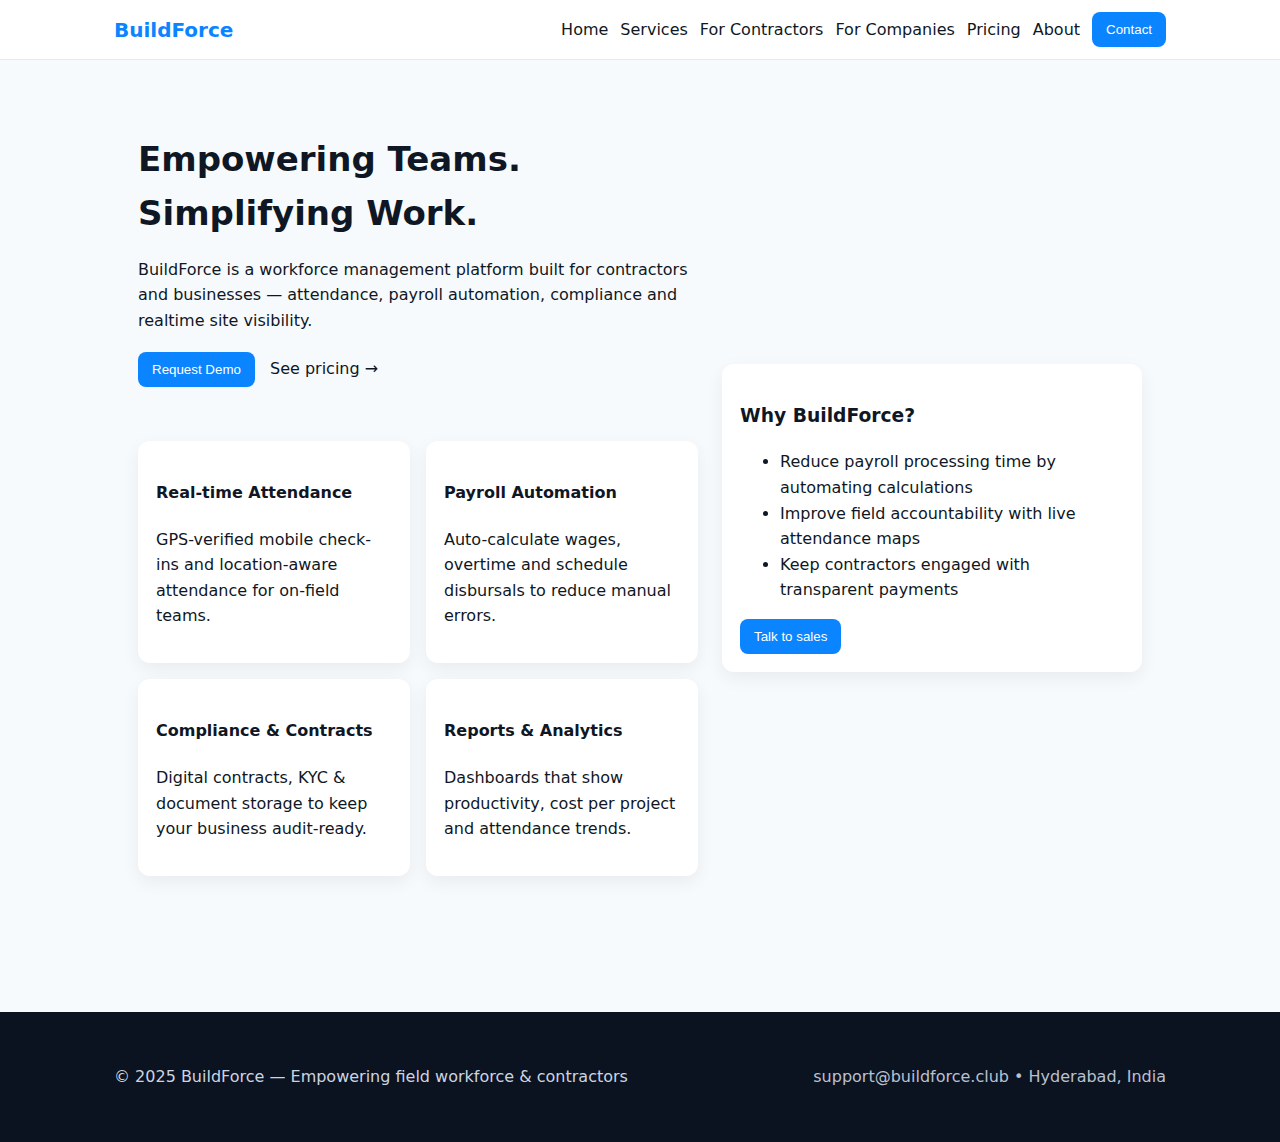
<file: index.html>
<!doctype html>
<html lang="en">
<head>
<meta charset="utf-8" />
<meta name="viewport" content="width=device-width,initial-scale=1" />
<title>Home - BuildForce</title>
<link rel="stylesheet" href="assets/style.css" />
</head>
<body>
<header class="header">
  <div class="container nav">
    <div class="brand">BuildForce</div>
    <nav class="navlinks">
      <a href="index.html">Home</a>
      <a href="services.html">Services</a>
      <a href="contractors.html">For Contractors</a>
      <a href="companies.html">For Companies</a>
      <a href="pricing.html">Pricing</a>
      <a href="about.html">About</a>
      <a href="contact.html"><button class="cta">Contact</button></a>
    </nav>
  </div>
</header>

<main class="container">

<section class="hero">
  <div>
    <h1>Empowering Teams. Simplifying Work.</h1>
    <p class="muted">BuildForce is a workforce management platform built for contractors and businesses — attendance, payroll automation, compliance and realtime site visibility.</p>
    <div style="margin-top:18px">
      <a href="contact.html"><button class="cta">Request Demo</button></a>
      <a href="pricing.html" style="margin-left:10px">See pricing →</a>
    </div>

    <div class="features section" style="margin-top:26px">
      <div class="card">
        <h4>Real-time Attendance</h4>
        <p class="muted">GPS-verified mobile check-ins and location-aware attendance for on-field teams.</p>
      </div>
      <div class="card">
        <h4>Payroll Automation</h4>
        <p class="muted">Auto-calculate wages, overtime and schedule disbursals to reduce manual errors.</p>
      </div>
      <div class="card">
        <h4>Compliance & Contracts</h4>
        <p class="muted">Digital contracts, KYC & document storage to keep your business audit-ready.</p>
      </div>
      <div class="card">
        <h4>Reports & Analytics</h4>
        <p class="muted">Dashboards that show productivity, cost per project and attendance trends.</p>
      </div>
    </div>
  </div>
  <div class="card">
    <h3>Why BuildForce?</h3>
    <ul>
      <li>Reduce payroll processing time by automating calculations</li>
      <li>Improve field accountability with live attendance maps</li>
      <li>Keep contractors engaged with transparent payments</li>
    </ul>
    <div style="margin-top:12px"><a href="contact.html"><button class="cta">Talk to sales</button></a></div>
  </div>
</section>

</main>

<footer class="footer">
  <div class="container">
    <div style="display:flex;justify-content:space-between;align-items:center;gap:12px;flex-wrap:wrap">
      <div>© 2025 BuildForce — Empowering field workforce & contractors</div>
      <div style="opacity:0.9">support@buildforce.club • Hyderabad, India</div>
    </div>
  </div>
</footer>
</body>
</html>
</file>
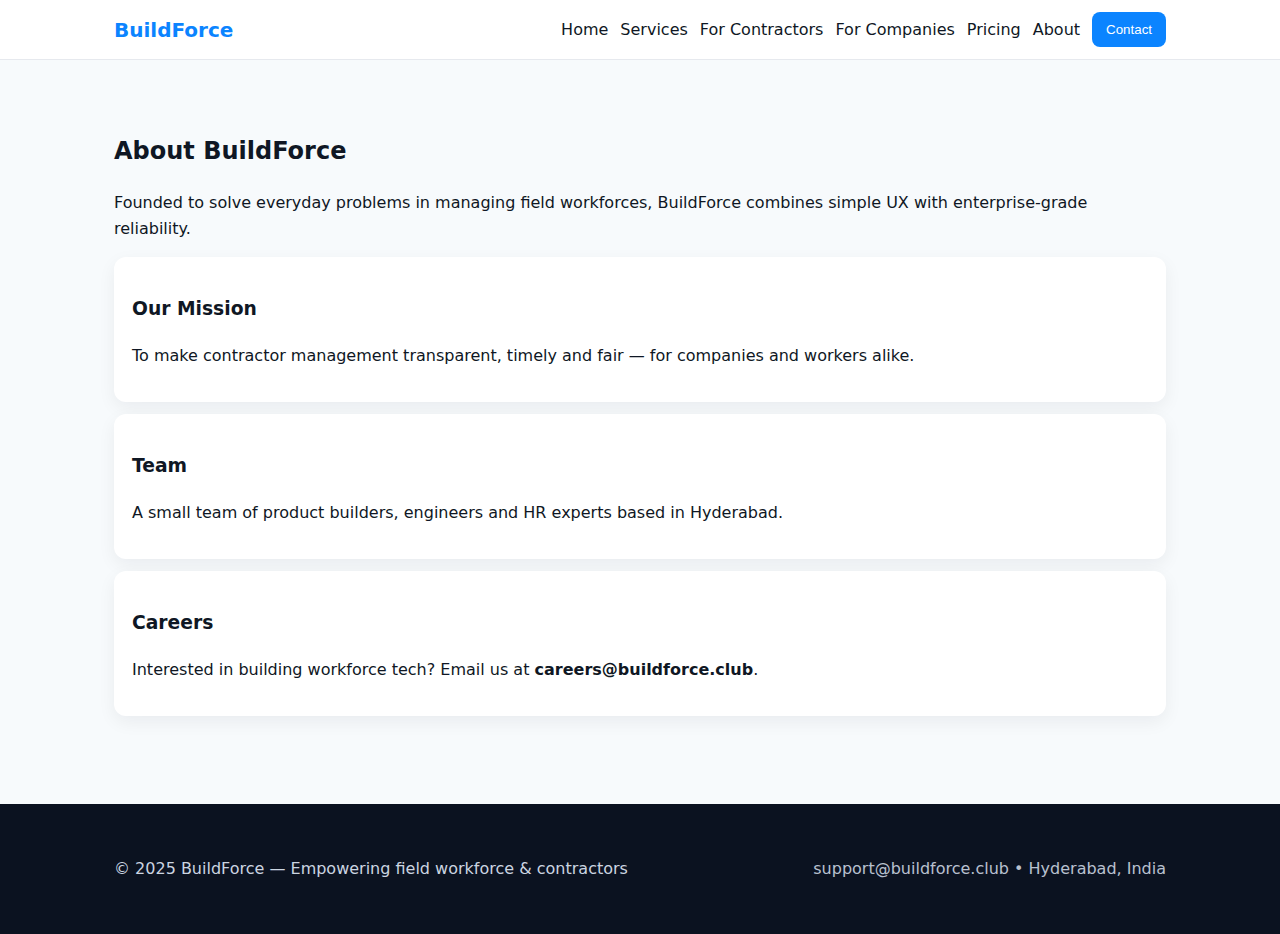
<file: about.html>
<!doctype html>
<html lang="en">
<head>
<meta charset="utf-8" />
<meta name="viewport" content="width=device-width,initial-scale=1" />
<title>About - BuildForce</title>
<link rel="stylesheet" href="assets/style.css" />
</head>
<body>
<header class="header">
  <div class="container nav">
    <div class="brand">BuildForce</div>
    <nav class="navlinks">
      <a href="index.html">Home</a>
      <a href="services.html">Services</a>
      <a href="contractors.html">For Contractors</a>
      <a href="companies.html">For Companies</a>
      <a href="pricing.html">Pricing</a>
      <a href="about.html">About</a>
      <a href="contact.html"><button class="cta">Contact</button></a>
    </nav>
  </div>
</header>

<main class="container">

<section class="section">
  <h2>About BuildForce</h2>
  <p class="muted">Founded to solve everyday problems in managing field workforces, BuildForce combines simple UX with enterprise-grade reliability.</p>

  <div class="grid" style="margin-top:16px">
    <div class="card">
      <h3>Our Mission</h3>
      <p>To make contractor management transparent, timely and fair — for companies and workers alike.</p>
    </div>
    <div class="card">
      <h3>Team</h3>
      <p>A small team of product builders, engineers and HR experts based in Hyderabad.</p>
    </div>
    <div class="card">
      <h3>Careers</h3>
      <p>Interested in building workforce tech? Email us at <strong>careers@buildforce.club</strong>.</p>
    </div>
  </div>
</section>

</main>

<footer class="footer">
  <div class="container">
    <div style="display:flex;justify-content:space-between;align-items:center;gap:12px;flex-wrap:wrap">
      <div>© 2025 BuildForce — Empowering field workforce & contractors</div>
      <div style="opacity:0.9">support@buildforce.club • Hyderabad, India</div>
    </div>
  </div>
</footer>
</body>
</html>
</file>
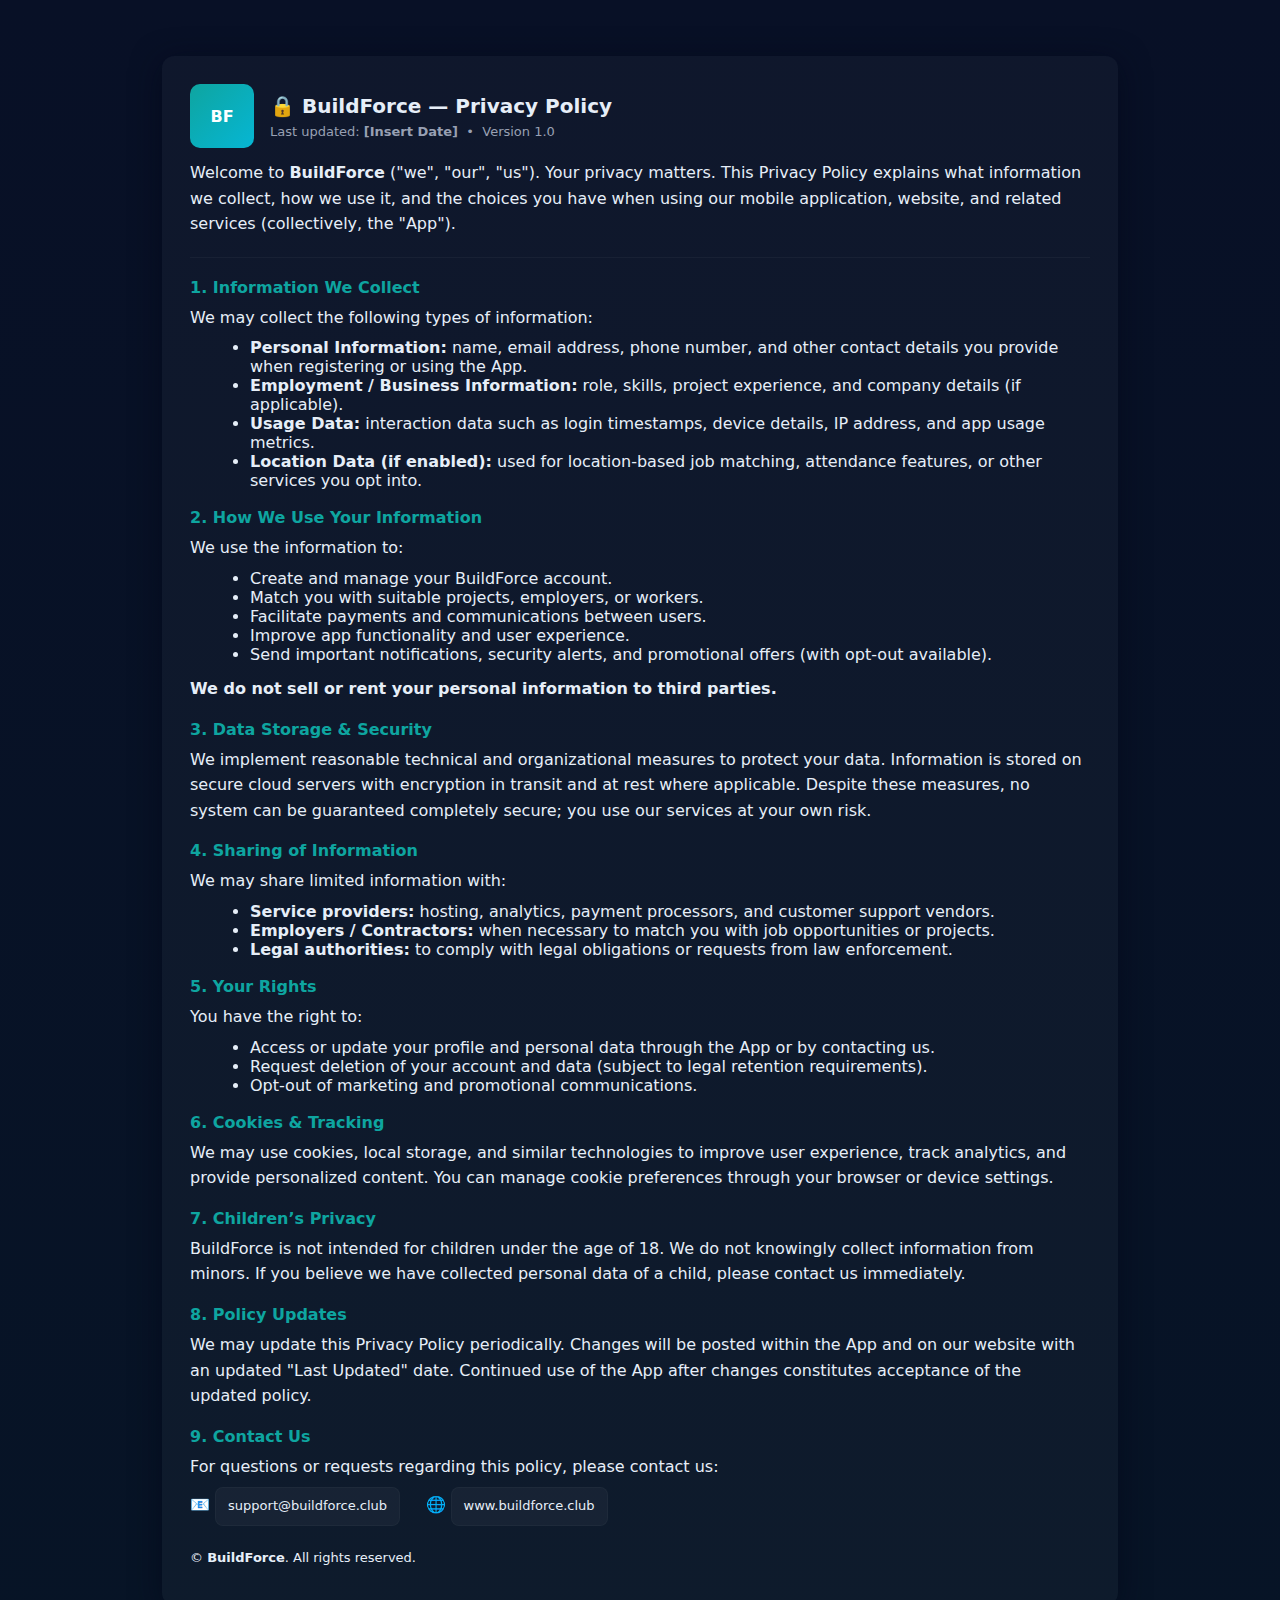
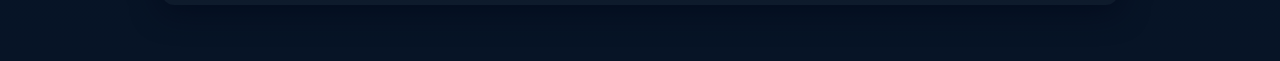
<file: buildforcepolicy.html>
<!doctype html>
<html lang="en">
<head>
  <meta charset="utf-8" />
  <meta name="viewport" content="width=device-width, initial-scale=1" />
  <title>BuildForce - Privacy Policy</title>
  <style>
    :root{--bg:#0f1724;--card:#0b1220;--text:#e6eef8;--muted:#98a0b3;--accent:#0ea5a0}
    body{font-family:Inter,Segoe UI,Roboto,system-ui,Arial,sans-serif;background:linear-gradient(180deg,#081026 0%, #071426 100%);color:var(--text);margin:0;padding:24px}
    .container{max-width:900px;margin:32px auto;background:rgba(255,255,255,0.03);border-radius:12px;padding:28px;box-shadow:0 6px 30px rgba(2,6,23,0.6)}
    header{display:flex;align-items:center;gap:16px;margin-bottom:12px}
    .logo{width:64px;height:64px;border-radius:10px;background:linear-gradient(135deg,#0ea5a0,#06b6d4);display:flex;align-items:center;justify-content:center;font-weight:700;color:white}
    h1{margin:0;font-size:20px}
    .meta{color:var(--muted);font-size:13px;margin-top:6px}
    hr{border:0;border-top:1px solid rgba(255,255,255,0.04);margin:20px 0}
    h2{color:var(--accent);font-size:16px;margin:18px 0 8px}
    p{line-height:1.6;color:var(--text);margin:8px 0}
    ul{color:var(--text);margin:6px 0 12px 20px}
    footer{margin-top:22px;color:var(--muted);font-size:13px}
    .btn{display:inline-block;padding:8px 12px;border-radius:8px;background:rgba(255,255,255,0.04);border:1px solid rgba(255,255,255,0.03);text-decoration:none;color:var(--text);font-size:13px}
    @media (max-width:640px){.container{padding:18px;margin:16px}}
  </style>
</head>
<body>
  <main class="container" role="main">
    <header>
      <div class="logo">BF</div>
      <div>
        <h1>🔒 BuildForce — Privacy Policy</h1>
        <div class="meta">Last updated: <strong>[Insert Date]</strong> &nbsp;•&nbsp; Version 1.0</div>
      </div>
    </header>

    <p>Welcome to <strong>BuildForce</strong> ("we", "our", "us"). Your privacy matters. This Privacy Policy explains what information we collect, how we use it, and the choices you have when using our mobile application, website, and related services (collectively, the "App").</p>

    <hr />

    <h2>1. Information We Collect</h2>
    <p>We may collect the following types of information:</p>
    <ul>
      <li><strong>Personal Information:</strong> name, email address, phone number, and other contact details you provide when registering or using the App.</li>
      <li><strong>Employment / Business Information:</strong> role, skills, project experience, and company details (if applicable).</li>
      <li><strong>Usage Data:</strong> interaction data such as login timestamps, device details, IP address, and app usage metrics.</li>
      <li><strong>Location Data (if enabled):</strong> used for location-based job matching, attendance features, or other services you opt into.</li>
    </ul>

    <h2>2. How We Use Your Information</h2>
    <p>We use the information to:</p>
    <ul>
      <li>Create and manage your BuildForce account.</li>
      <li>Match you with suitable projects, employers, or workers.</li>
      <li>Facilitate payments and communications between users.</li>
      <li>Improve app functionality and user experience.</li>
      <li>Send important notifications, security alerts, and promotional offers (with opt-out available).</li>
    </ul>
    <p><strong>We do not sell or rent your personal information to third parties.</strong></p>

    <h2>3. Data Storage &amp; Security</h2>
    <p>We implement reasonable technical and organizational measures to protect your data. Information is stored on secure cloud servers with encryption in transit and at rest where applicable. Despite these measures, no system can be guaranteed completely secure; you use our services at your own risk.</p>

    <h2>4. Sharing of Information</h2>
    <p>We may share limited information with:</p>
    <ul>
      <li><strong>Service providers:</strong> hosting, analytics, payment processors, and customer support vendors.</li>
      <li><strong>Employers / Contractors:</strong> when necessary to match you with job opportunities or projects.</li>
      <li><strong>Legal authorities:</strong> to comply with legal obligations or requests from law enforcement.</li>
    </ul>

    <h2>5. Your Rights</h2>
    <p>You have the right to:</p>
    <ul>
      <li>Access or update your profile and personal data through the App or by contacting us.</li>
      <li>Request deletion of your account and data (subject to legal retention requirements).</li>
      <li>Opt-out of marketing and promotional communications.</li>
    </ul>

    <h2>6. Cookies &amp; Tracking</h2>
    <p>We may use cookies, local storage, and similar technologies to improve user experience, track analytics, and provide personalized content. You can manage cookie preferences through your browser or device settings.</p>

    <h2>7. Children’s Privacy</h2>
    <p>BuildForce is not intended for children under the age of 18. We do not knowingly collect information from minors. If you believe we have collected personal data of a child, please contact us immediately.</p>

    <h2>8. Policy Updates</h2>
    <p>We may update this Privacy Policy periodically. Changes will be posted within the App and on our website with an updated "Last Updated" date. Continued use of the App after changes constitutes acceptance of the updated policy.</p>

    <h2>9. Contact Us</h2>
    <p>For questions or requests regarding this policy, please contact us:</p>
    <p>📧 <a href="mailto:support@buildforce.club" class="btn">support@buildforce.club</a> &nbsp; &nbsp; 🌐 <a href="https://www.buildforce.club" class="btn">www.buildforce.club</a></p>

    <footer>
      <p>© <strong>BuildForce</strong>. All rights reserved.</p>
    </footer>
  </main>
</body>
</html>
</file>
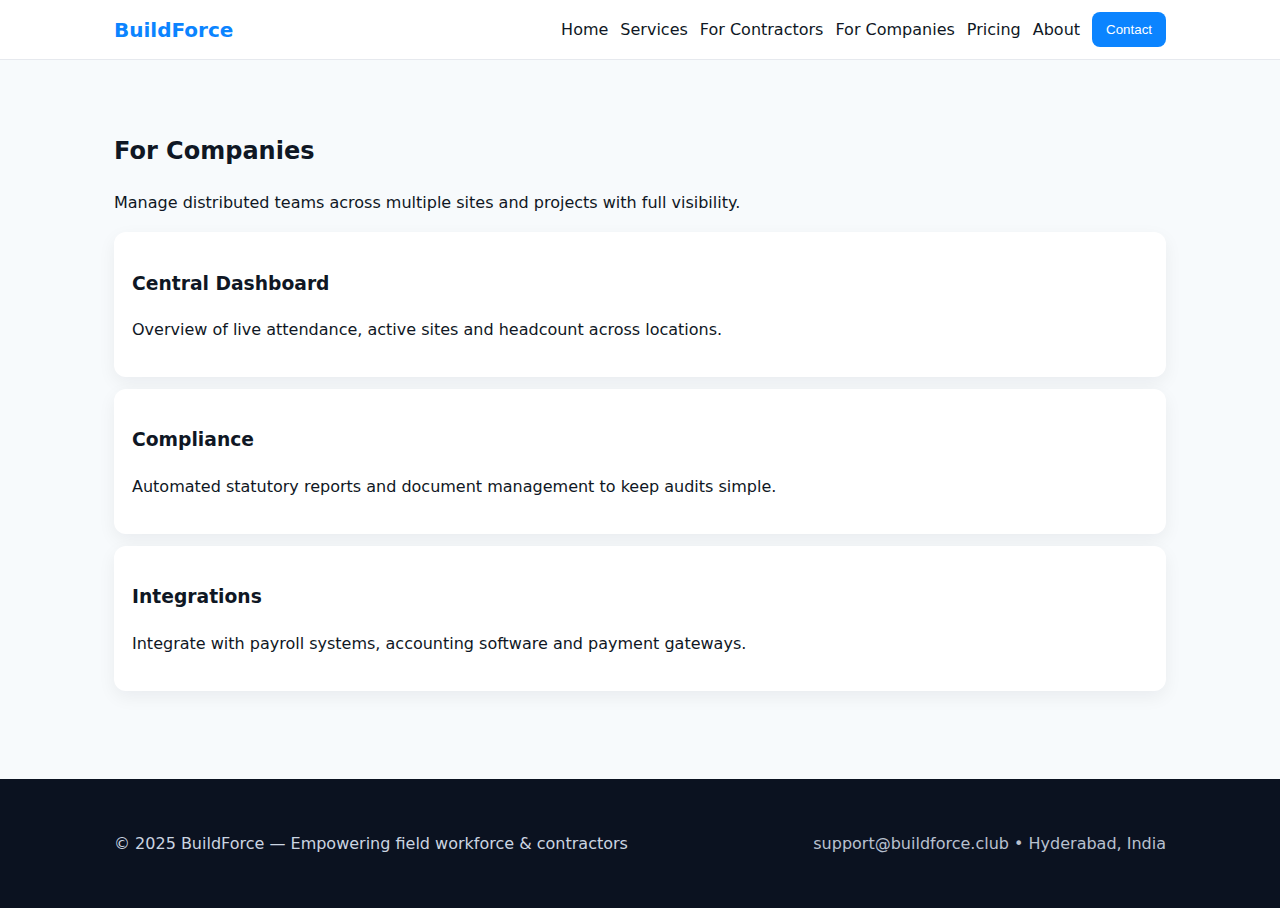
<file: companies.html>
<!doctype html>
<html lang="en">
<head>
<meta charset="utf-8" />
<meta name="viewport" content="width=device-width,initial-scale=1" />
<title>For Companies - BuildForce</title>
<link rel="stylesheet" href="assets/style.css" />
</head>
<body>
<header class="header">
  <div class="container nav">
    <div class="brand">BuildForce</div>
    <nav class="navlinks">
      <a href="index.html">Home</a>
      <a href="services.html">Services</a>
      <a href="contractors.html">For Contractors</a>
      <a href="companies.html">For Companies</a>
      <a href="pricing.html">Pricing</a>
      <a href="about.html">About</a>
      <a href="contact.html"><button class="cta">Contact</button></a>
    </nav>
  </div>
</header>

<main class="container">

<section class="section">
  <h2>For Companies</h2>
  <p class="muted">Manage distributed teams across multiple sites and projects with full visibility.</p>

  <div class="grid" style="margin-top:16px">
    <div class="card">
      <h3>Central Dashboard</h3>
      <p>Overview of live attendance, active sites and headcount across locations.</p>
    </div>
    <div class="card">
      <h3>Compliance</h3>
      <p>Automated statutory reports and document management to keep audits simple.</p>
    </div>
    <div class="card">
      <h3>Integrations</h3>
      <p>Integrate with payroll systems, accounting software and payment gateways.</p>
    </div>
  </div>
</section>

</main>

<footer class="footer">
  <div class="container">
    <div style="display:flex;justify-content:space-between;align-items:center;gap:12px;flex-wrap:wrap">
      <div>© 2025 BuildForce — Empowering field workforce & contractors</div>
      <div style="opacity:0.9">support@buildforce.club • Hyderabad, India</div>
    </div>
  </div>
</footer>
</body>
</html>
</file>
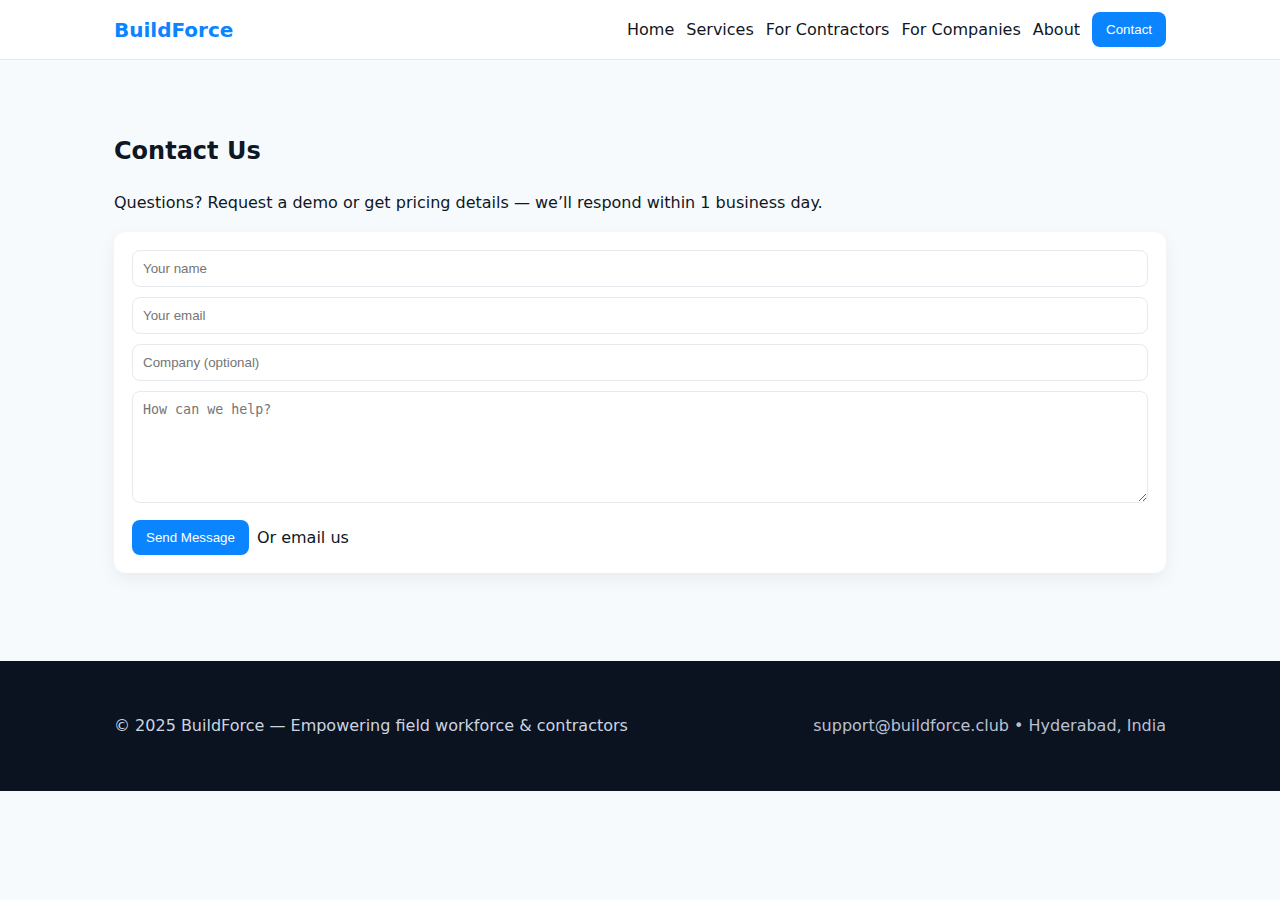
<file: contact.html>
<!doctype html>
<html lang="en">
<head>
<meta charset="utf-8" />
<meta name="viewport" content="width=device-width,initial-scale=1" />
<title>Contact - BuildForce</title>
<link rel="stylesheet" href="assets/style.css" />
</head>
<body>
<header class="header">
  <div class="container nav">
    <div class="brand">BuildForce</div>
    <nav class="navlinks">
      <a href="index.html">Home</a>
      <a href="services.html">Services</a>
      <a href="contractors.html">For Contractors</a>
      <a href="companies.html">For Companies</a>
      <!-- <a href="pricing.html">Pricing</a> -->
      <a href="about.html">About</a>
      <a href="contact.html"><button class="cta">Contact</button></a>
    </nav>
  </div>
</header>

<main class="container">

<section class="section">
  <h2>Contact Us</h2>
  <p class="muted">Questions? Request a demo or get pricing details — we’ll respond within 1 business day.</p>

  <div class="card" style="margin-top:12px">
    <form class="contact-form" action="#" method="post">
      <input type="text" name="name" placeholder="Your name" required />
      <input type="email" name="email" placeholder="Your email" required />
      <input type="text" name="company" placeholder="Company (optional)" />
      <textarea name="message" rows="6" placeholder="How can we help?" required></textarea>
      <div style="display:flex;gap:8px">
        <button class="cta" type="submit">Send Message</button>
        <a href="mailto:support@buildforce.club" style="align-self:center">Or email us</a>
      </div>
    </form>
  </div>
</section>

</main>

<footer class="footer">
  <div class="container">
    <div style="display:flex;justify-content:space-between;align-items:center;gap:12px;flex-wrap:wrap">
      <div>© 2025 BuildForce — Empowering field workforce & contractors</div>
      <div style="opacity:0.9">support@buildforce.club • Hyderabad, India</div>
    </div>
  </div>
</footer>
</body>
</html>
</file>
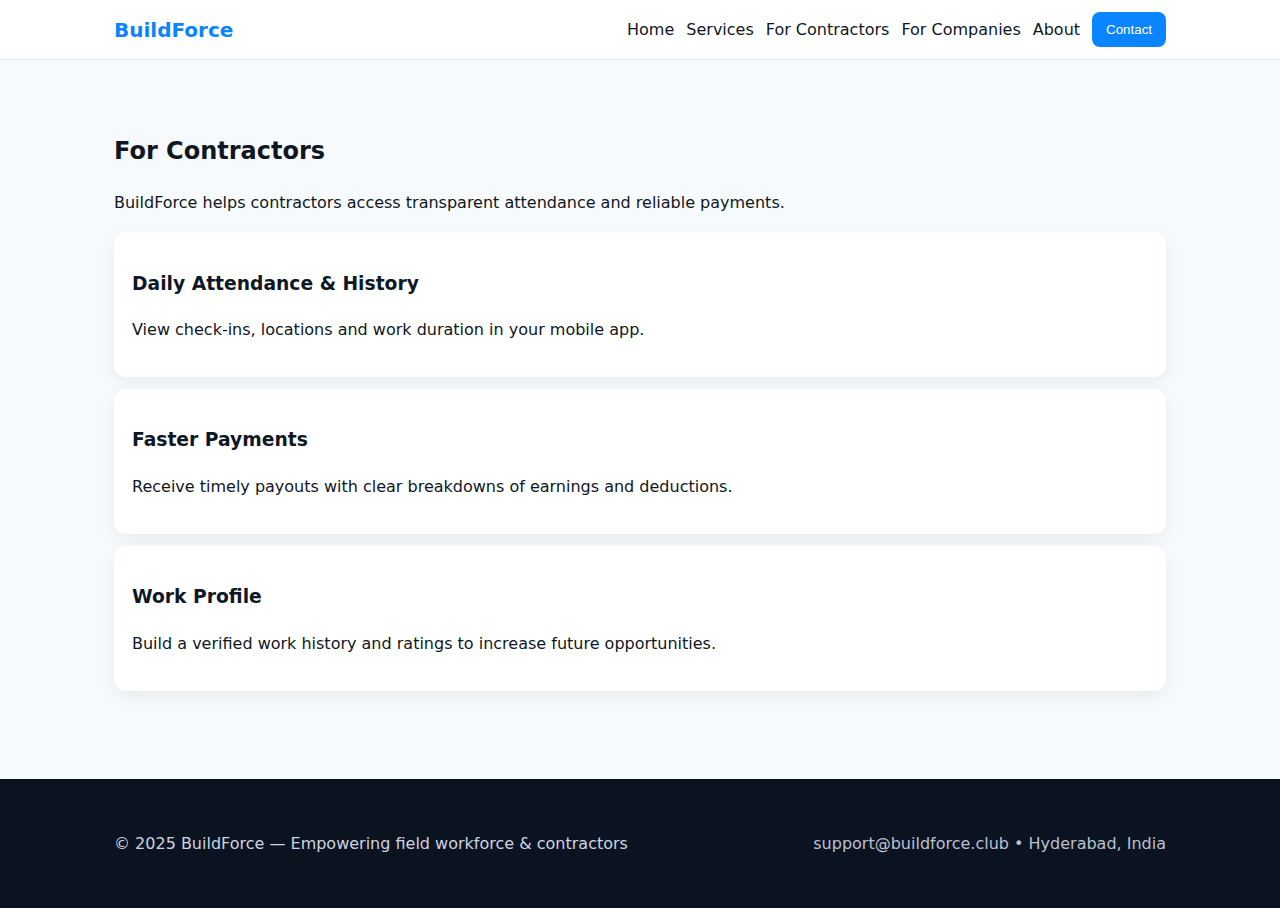
<file: contractors.html>
<!doctype html>
<html lang="en">
<head>
<meta charset="utf-8" />
<meta name="viewport" content="width=device-width,initial-scale=1" />
<title>For Contractors - BuildForce</title>
<link rel="stylesheet" href="assets/style.css" />
</head>
<body>
<header class="header">
  <div class="container nav">
    <div class="brand">BuildForce</div>
    <nav class="navlinks">
      <a href="index.html">Home</a>
      <a href="services.html">Services</a>
      <a href="contractors.html">For Contractors</a>
      <a href="companies.html">For Companies</a>
      <!-- <a href="pricing.html">Pricing</a> -->
      <a href="about.html">About</a>
      <a href="contact.html"><button class="cta">Contact</button></a>
    </nav>
  </div>
</header>

<main class="container">

<section class="section">
  <h2>For Contractors</h2>
  <p class="muted">BuildForce helps contractors access transparent attendance and reliable payments.</p>

  <div class="grid" style="margin-top:16px">
    <div class="card">
      <h3>Daily Attendance & History</h3>
      <p>View check-ins, locations and work duration in your mobile app.</p>
    </div>
    <div class="card">
      <h3>Faster Payments</h3>
      <p>Receive timely payouts with clear breakdowns of earnings and deductions.</p>
    </div>
    <div class="card">
      <h3>Work Profile</h3>
      <p>Build a verified work history and ratings to increase future opportunities.</p>
    </div>
  </div>
</section>

</main>

<footer class="footer">
  <div class="container">
    <div style="display:flex;justify-content:space-between;align-items:center;gap:12px;flex-wrap:wrap">
      <div>© 2025 BuildForce — Empowering field workforce & contractors</div>
      <div style="opacity:0.9">support@buildforce.club • Hyderabad, India</div>
    </div>
  </div>
</footer>
</body>
</html>
</file>
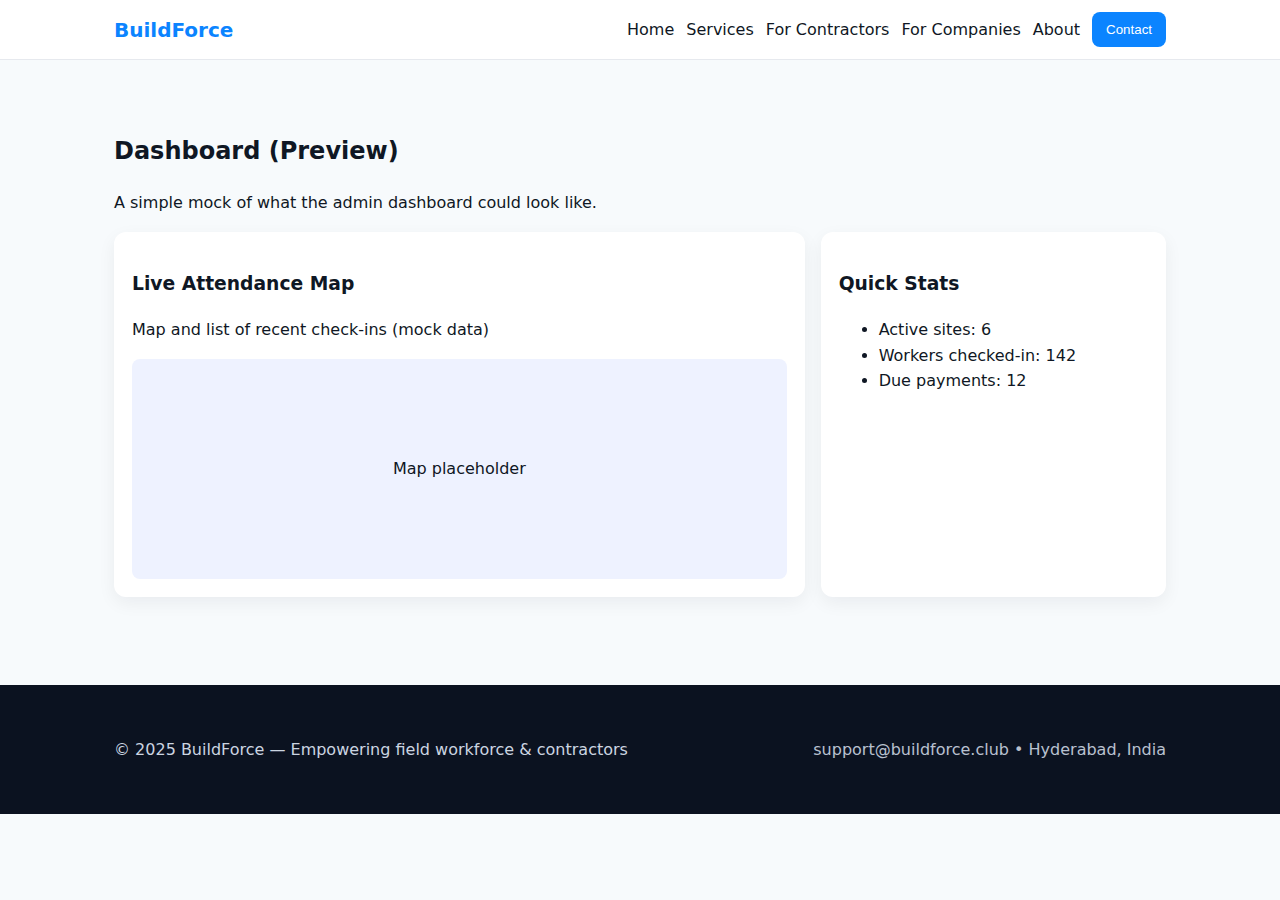
<file: dashboard.html>
<!doctype html>
<html lang="en">
<head>
<meta charset="utf-8" />
<meta name="viewport" content="width=device-width,initial-scale=1" />
<title>Dashboard - BuildForce</title>
<link rel="stylesheet" href="assets/style.css" />
</head>
<body>
<header class="header">
  <div class="container nav">
    <div class="brand">BuildForce</div>
    <nav class="navlinks">
      <a href="index.html">Home</a>
      <a href="services.html">Services</a>
      <a href="contractors.html">For Contractors</a>
      <a href="companies.html">For Companies</a>
      <!-- <a href="pricing.html">Pricing</a> -->
      <a href="about.html">About</a>
      <a href="contact.html"><button class="cta">Contact</button></a>
    </nav>
  </div>
</header>

<main class="container">

<section class="section">
  <h2>Dashboard (Preview)</h2>
  <p class="muted">A simple mock of what the admin dashboard could look like.</p>

  <div style="display:grid;grid-template-columns:2fr 1fr;gap:16px;margin-top:16px">
    <div class="card">
      <h3>Live Attendance Map</h3>
      <p>Map and list of recent check-ins (mock data)</p>
      <div style="height:220px;background:#eef2ff;border-radius:8px;display:flex;align-items:center;justify-content:center">Map placeholder</div>
    </div>
    <div class="card">
      <h3>Quick Stats</h3>
      <ul>
        <li>Active sites: 6</li>
        <li>Workers checked-in: 142</li>
        <li>Due payments: 12</li>
      </ul>
    </div>
  </div>
</section>

</main>

<footer class="footer">
  <div class="container">
    <div style="display:flex;justify-content:space-between;align-items:center;gap:12px;flex-wrap:wrap">
      <div>© 2025 BuildForce — Empowering field workforce & contractors</div>
      <div style="opacity:0.9">support@buildforce.club • Hyderabad, India</div>
    </div>
  </div>
</footer>
</body>
</html>
</file>
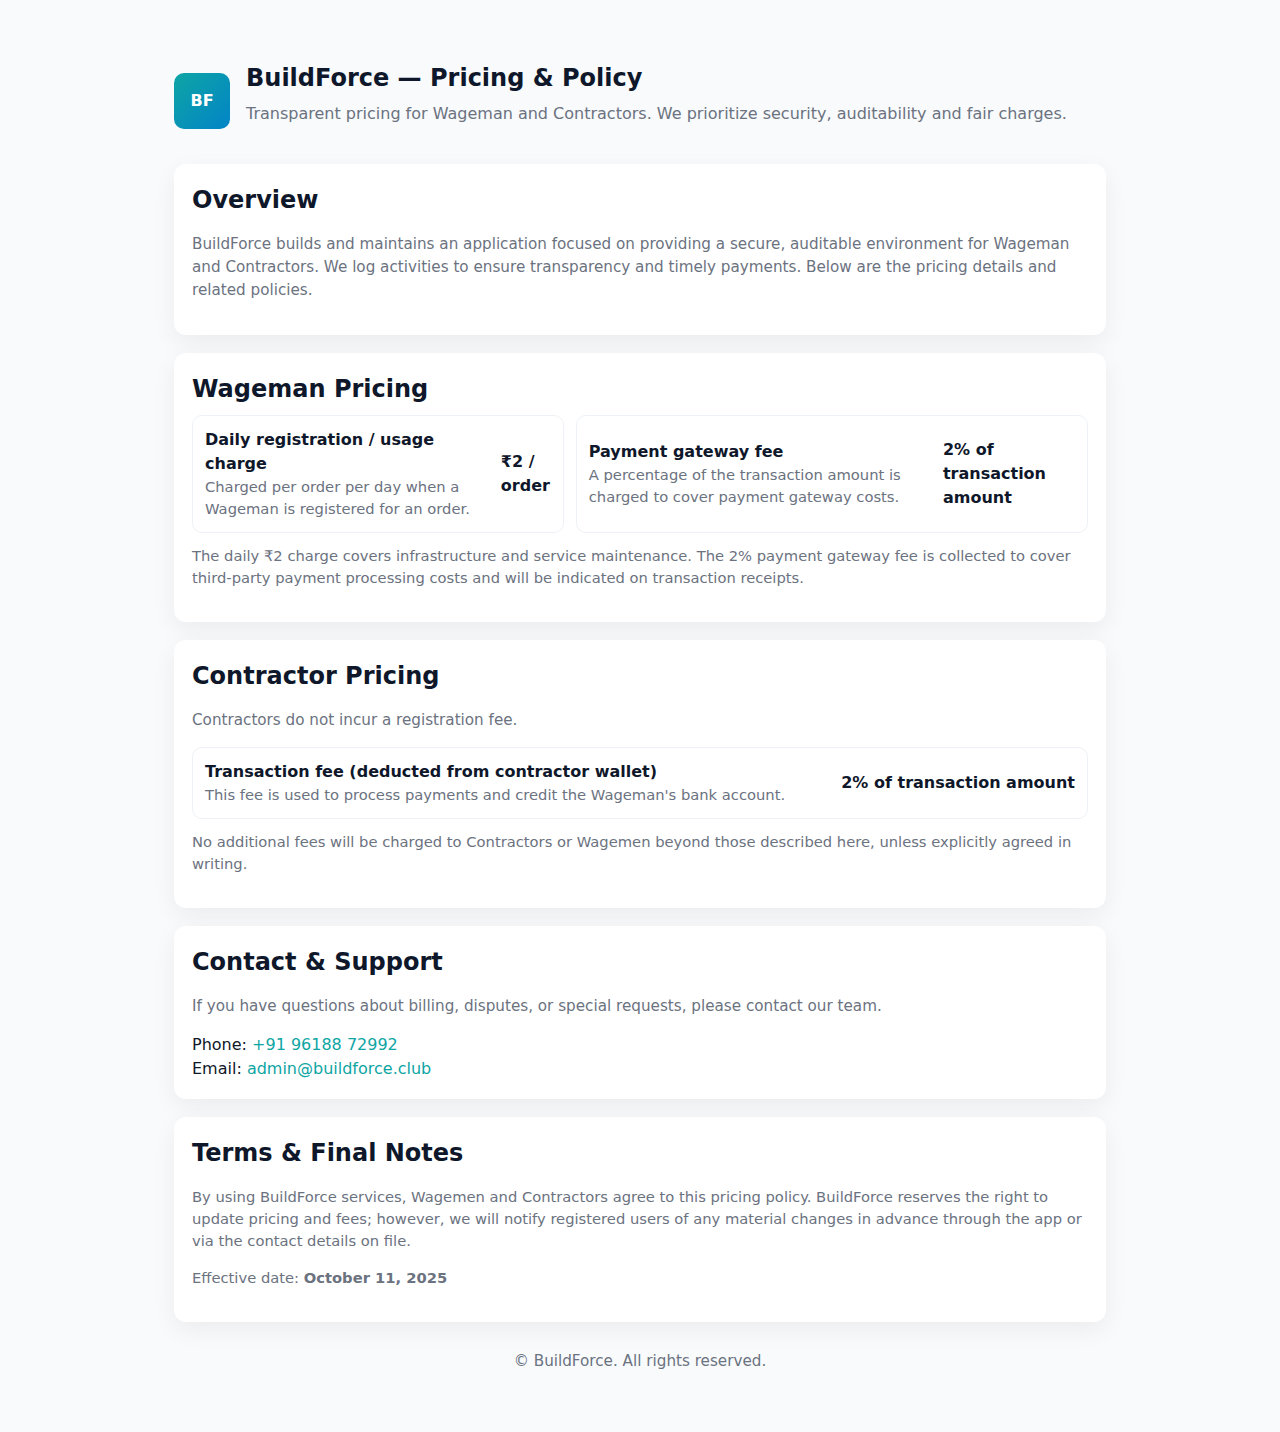
<file: pricing.html>
<!doctype html>
<html lang="en">
<head>
  <meta charset="utf-8" />
  <meta name="viewport" content="width=device-width,initial-scale=1" />
  <title>BuildForce — Pricing & Policy</title>
  <meta name="description" content="Pricing policy for BuildForce — charges for Wageman and Contractors, payment gateway fees, contact info." />
  <style>
    :root{
      --accent:#0ea5a4;
      --muted:#6b7280;
      --bg:#f8fafc;
      --card:#ffffff;
      --radius:12px;
      font-family: Inter, ui-sans-serif, system-ui, -apple-system, "Segoe UI", Roboto, "Helvetica Neue", Arial;
    }
    *{box-sizing:border-box}
    body{margin:0;background:var(--bg);color:#0f172a;line-height:1.5}
    .container{max-width:980px;margin:36px auto;padding:24px}
    header{display:flex;align-items:center;gap:16px}
    .logo{width:56px;height:56px;border-radius:10px;background:linear-gradient(135deg,var(--accent),#0284c7);display:flex;align-items:center;justify-content:center;color:white;font-weight:700}
    h1{font-size:1.5rem;margin:0}
    p.lead{color:var(--muted);margin-top:6px}
    .grid{display:grid;gap:18px;margin-top:22px}
    .card{background:var(--card);border-radius:var(--radius);padding:18px;box-shadow:0 8px 24px rgba(2,6,23,0.06)}
    .card h2{margin:0 0 8px 0}
    .muted{color:var(--muted);font-size:0.95rem}
    .pricing-list{display:flex;flex-direction:column;gap:12px}
    .price-row{display:flex;justify-content:space-between;align-items:center;padding:12px;border-radius:10px;border:1px solid #eef2f6}
    .note{font-size:0.92rem;color:var(--muted)}
    footer{margin-top:20px;color:var(--muted);font-size:0.9rem}
    .contact{margin-top:12px}
    a.contact-link{color:var(--accent);text-decoration:none}
    @media(min-width:720px){
      .pricing-list{flex-direction:row}
    }
  </style>
</head>
<body>
  <div class="container">
    <header>
      <div class="logo">BF</div>
      <div>
        <h1>BuildForce — Pricing & Policy</h1>
        <p class="lead">Transparent pricing for Wageman and Contractors. We prioritize security, auditability and fair charges.</p>
      </div>
    </header>

    <main class="grid">
      <section class="card">
        <h2>Overview</h2>
        <p class="muted">BuildForce builds and maintains an application focused on providing a secure, auditable environment for Wageman and Contractors. We log activities to ensure transparency and timely payments. Below are the pricing details and related policies.</p>
      </section>

      <section class="card">
        <h2>Wageman Pricing</h2>
        <div class="pricing-list">
          <div class="price-row" aria-hidden="true">
            <div>
              <strong>Daily registration / usage charge</strong>
              <div class="note">Charged per order per day when a Wageman is registered for an order.</div>
            </div>
            <div><strong>₹2 / order</strong></div>
          </div>

          <div class="price-row" aria-hidden="true">
            <div>
              <strong>Payment gateway fee</strong>
              <div class="note">A percentage of the transaction amount is charged to cover payment gateway costs.</div>
            </div>
            <div><strong>2% of transaction amount</strong></div>
          </div>
        </div>

        <p class="note" style="margin-top:12px">The daily ₹2 charge covers infrastructure and service maintenance. The 2% payment gateway fee is collected to cover third-party payment processing costs and will be indicated on transaction receipts.</p>
      </section>

      <section class="card">
        <h2>Contractor Pricing</h2>
        <p class="muted">Contractors do not incur a registration fee.</p>

        <div class="price-row" style="margin-top:12px">
          <div>
            <strong>Transaction fee (deducted from contractor wallet)</strong>
            <div class="note">This fee is used to process payments and credit the Wageman's bank account.</div>
          </div>
          <div><strong>2% of transaction amount</strong></div>
        </div>

        <p class="note" style="margin-top:12px">No additional fees will be charged to Contractors or Wagemen beyond those described here, unless explicitly agreed in writing.</p>
      </section>

      

      <section class="card">
        <h2>Contact & Support</h2>
        <p class="muted">If you have questions about billing, disputes, or special requests, please contact our team.</p>
        <div class="contact">
          <div>Phone: <a class="contact-link" href="tel:+919618872992">+91 96188 72992</a></div>
          <div>Email: <a class="contact-link" href="mailto:admin@buildforce.club">admin@buildforce.club</a></div>
        </div>
      </section>

      <section class="card">
        <h2>Terms & Final Notes</h2>
        <p class="note">By using BuildForce services, Wagemen and Contractors agree to this pricing policy. BuildForce reserves the right to update pricing and fees; however, we will notify registered users of any material changes in advance through the app or via the contact details on file.</p>
        <p class="note" style="margin-top:8px">Effective date: <strong>October 11, 2025</strong></p>
      </section>
    </main>

    <footer style="text-align:center;margin-top:28px">
      <div class="muted">© BuildForce. All rights reserved.</div>
    </footer>
  </div>
</body>
</html>
</file>
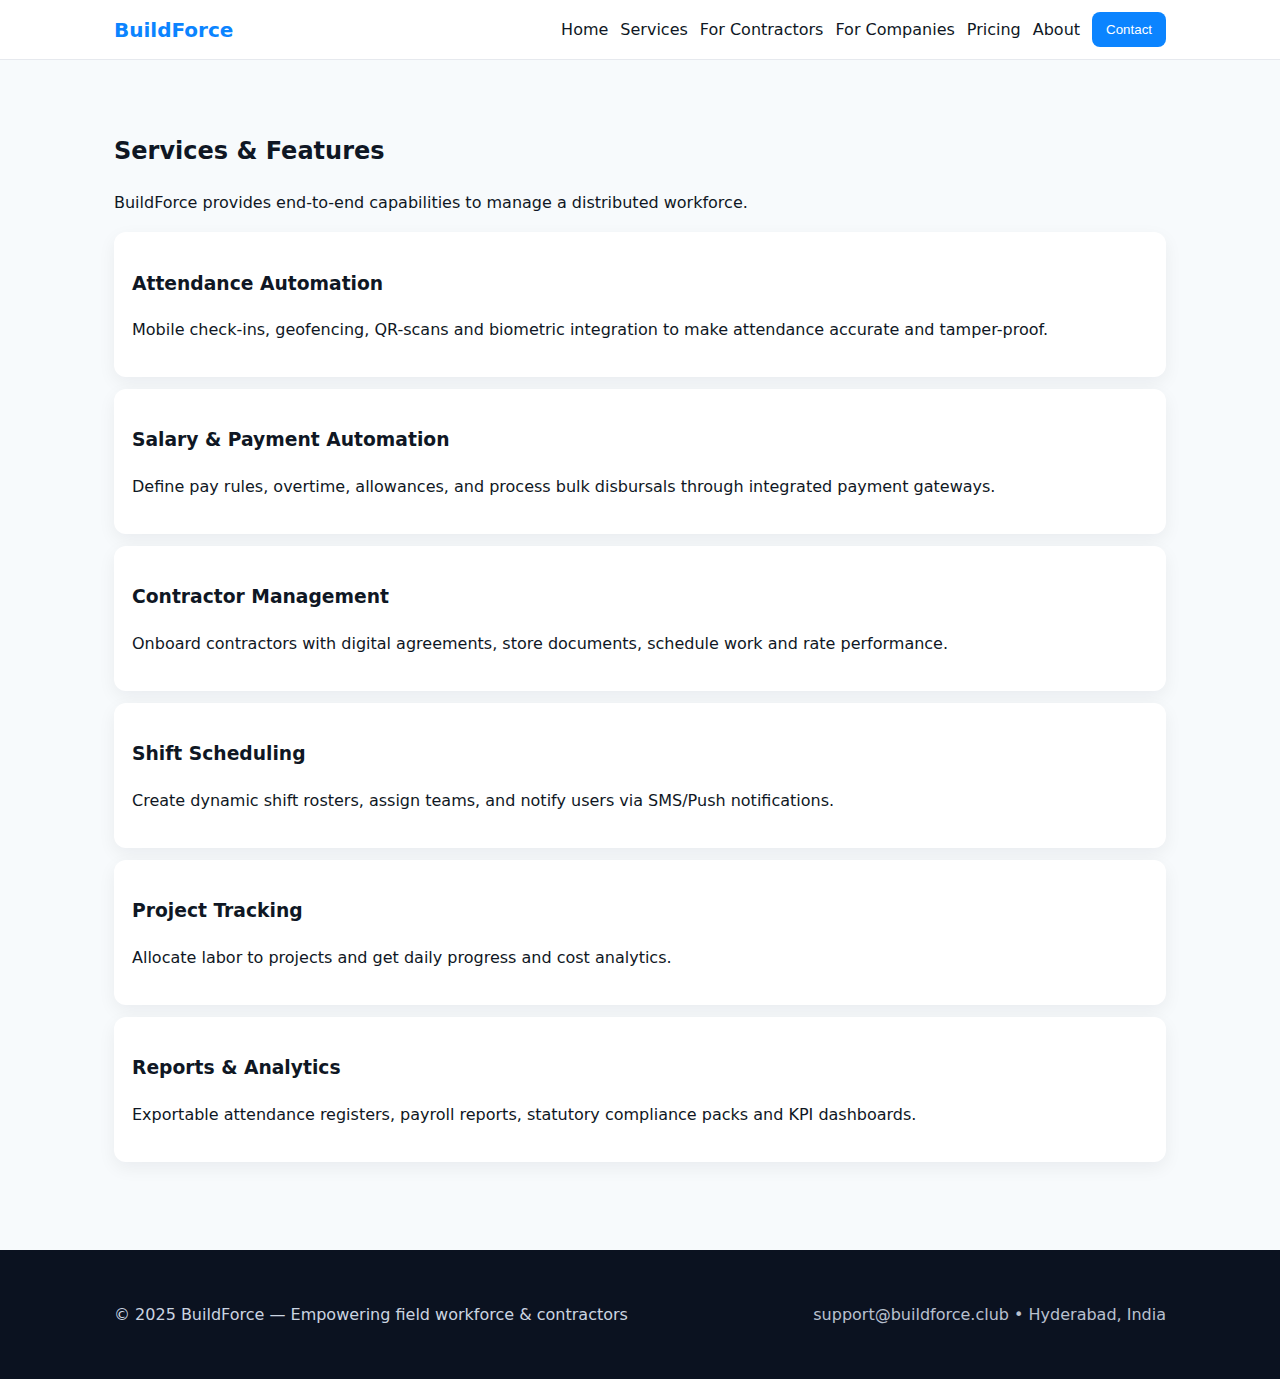
<file: services.html>
<!doctype html>
<html lang="en">
<head>
<meta charset="utf-8" />
<meta name="viewport" content="width=device-width,initial-scale=1" />
<title>Services - BuildForce</title>
<link rel="stylesheet" href="assets/style.css" />
</head>
<body>
<header class="header">
  <div class="container nav">
    <div class="brand">BuildForce</div>
    <nav class="navlinks">
      <a href="index.html">Home</a>
      <a href="services.html">Services</a>
      <a href="contractors.html">For Contractors</a>
      <a href="companies.html">For Companies</a>
      <a href="pricing.html">Pricing</a> 
      <a href="about.html">About</a>
      <a href="contact.html"><button class="cta">Contact</button></a>
    </nav>
  </div>
</header>

<main class="container">

<section class="section">
  <h2>Services & Features</h2>
  <p class="muted">BuildForce provides end-to-end capabilities to manage a distributed workforce.</p>

  <div class="grid" style="margin-top:16px">
    <div class="card">
      <h3>Attendance Automation</h3>
      <p>Mobile check-ins, geofencing, QR-scans and biometric integration to make attendance accurate and tamper-proof.</p>
    </div>
    <div class="card">
      <h3>Salary & Payment Automation</h3>
      <p>Define pay rules, overtime, allowances, and process bulk disbursals through integrated payment gateways.</p>
    </div>
    <div class="card">
      <h3>Contractor Management</h3>
      <p>Onboard contractors with digital agreements, store documents, schedule work and rate performance.</p>
    </div>
    <div class="card">
      <h3>Shift Scheduling</h3>
      <p>Create dynamic shift rosters, assign teams, and notify users via SMS/Push notifications.</p>
    </div>
    <div class="card">
      <h3>Project Tracking</h3>
      <p>Allocate labor to projects and get daily progress and cost analytics.</p>
    </div>
    <div class="card">
      <h3>Reports & Analytics</h3>
      <p>Exportable attendance registers, payroll reports, statutory compliance packs and KPI dashboards.</p>
    </div>
  </div>
</section>

</main>

<footer class="footer">
  <div class="container">
    <div style="display:flex;justify-content:space-between;align-items:center;gap:12px;flex-wrap:wrap">
      <div>© 2025 BuildForce — Empowering field workforce & contractors</div>
      <div style="opacity:0.9">support@buildforce.club • Hyderabad, India</div>
    </div>
  </div>
</footer>
</body>
</html>
</file>
<file: assets/style.css>
/* Simple responsive styling for BuildForce site */
:root{
  --accent:#0b84ff;
  --dark:#0b1220;
  --muted:#6b7280;
  --bg:#0f1724;
  --card:#0b1220;
}
*{box-sizing:border-box}
body{font-family:Inter,ui-sans-serif,system-ui,-apple-system,"Segoe UI",Roboto,"Helvetica Neue",Arial; margin:0; background: #f7fafc; color:#0f1724; line-height:1.6}
.container{max-width:1100px;margin:0 auto;padding:24px}
.header{background:white;border-bottom:1px solid #e6e9ee}
.nav{display:flex;align-items:center;gap:16px;padding:12px 24px}
.brand{font-weight:700;color:var(--accent);font-size:20px}
.navlinks{margin-left:auto;display:flex;gap:12px;align-items:center}
a{color:inherit;text-decoration:none}
button.cta{background:var(--accent);color:white;border:none;padding:10px 14px;border-radius:8px;cursor:pointer}
.hero{display:grid;grid-template-columns:1fr 420px;gap:24px;padding:48px 24px;align-items:center}
.hero h1{font-size:34px;margin:0 0 12px}
.card{background:white;border-radius:12px;padding:18px;box-shadow:0 6px 18px rgba(11,18,32,0.06)}
.features{display:grid;grid-template-columns:repeat(auto-fit,minmax(220px,1fr));gap:16px;margin-top:20px}
.footer{background:#0b1220;color:#cbd5e1;padding:28px 24px;margin-top:36px}
.grid{display:grid;gap:12px}
.section{padding:28px 0}
.pricing-grid{display:grid;grid-template-columns:repeat(auto-fit,minmax(220px,1fr));gap:16px}
.contact-form input, .contact-form textarea{width:100%;padding:10px;border-radius:8px;border:1px solid #e6e9ee;margin-bottom:10px}
@media(max-width:880px){
  .hero{grid-template-columns:1fr; padding:24px}
  .navlinks{display:none}
}
</file>
